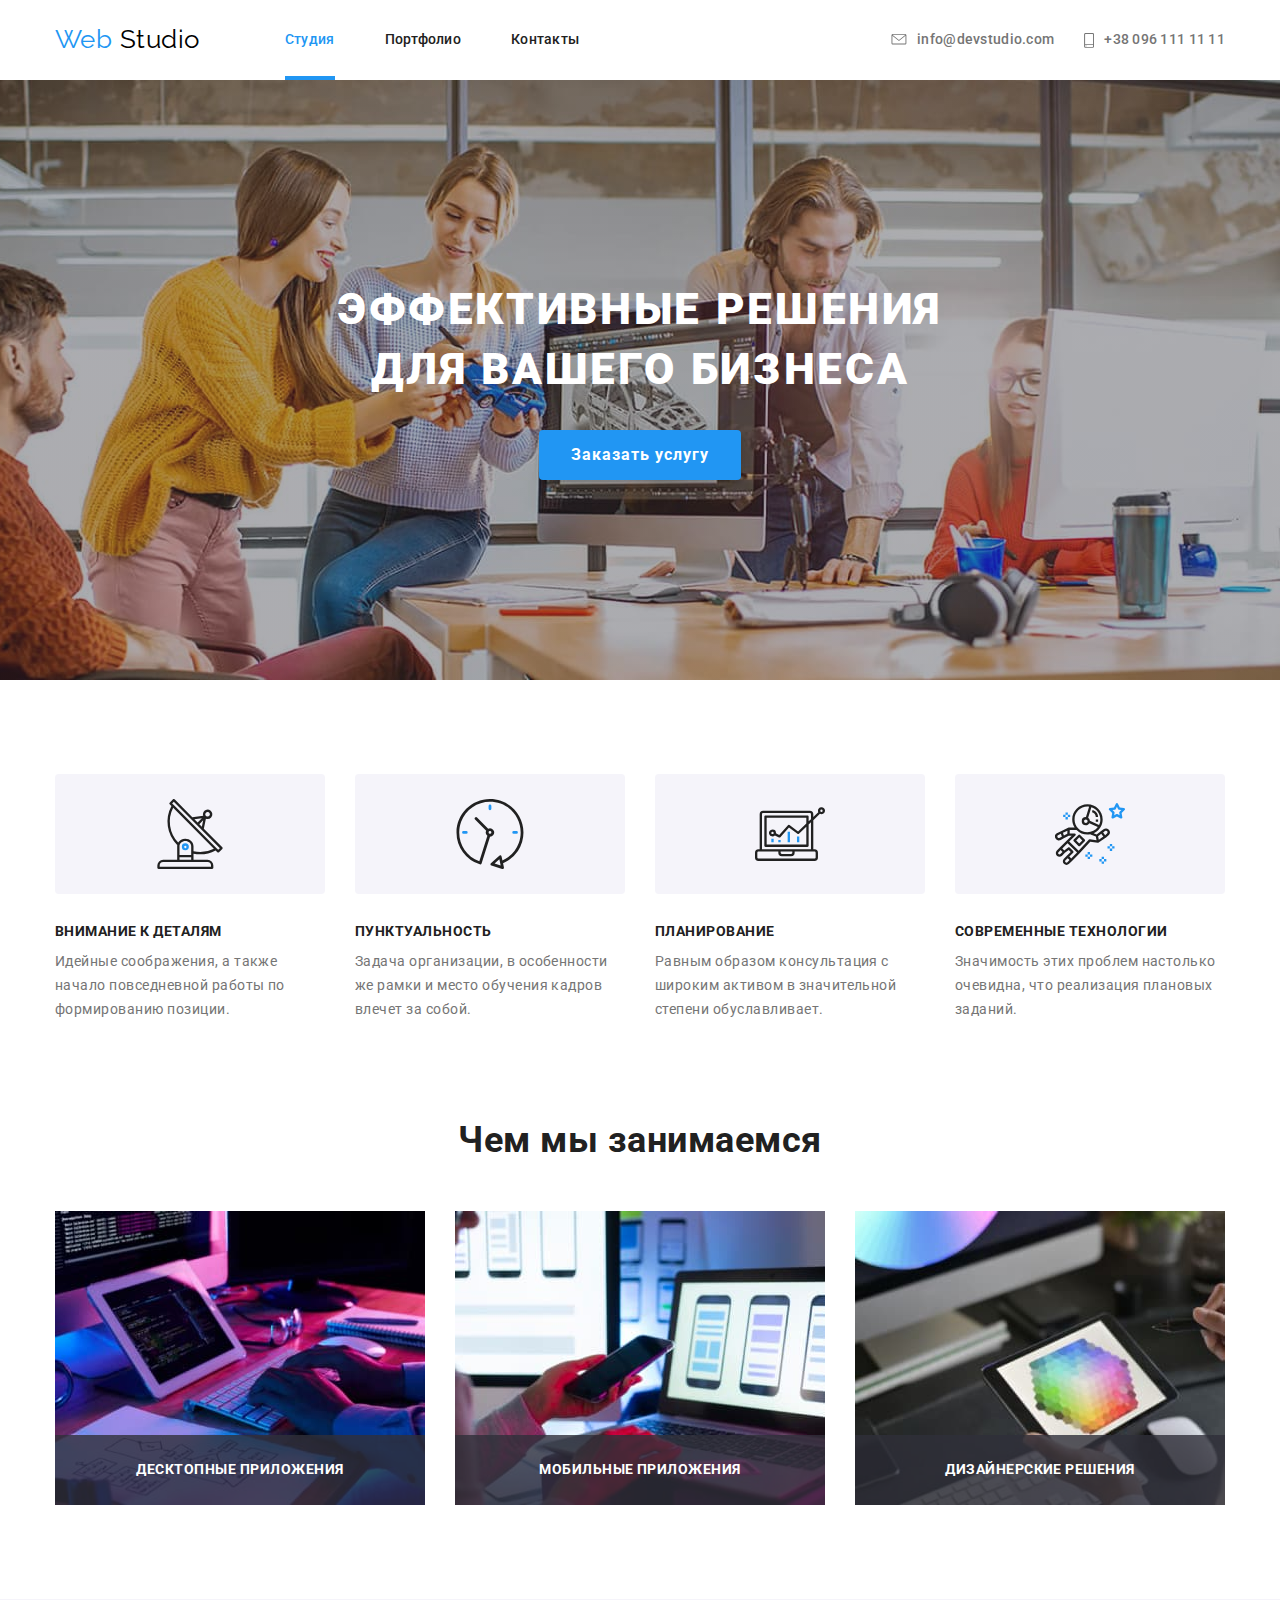
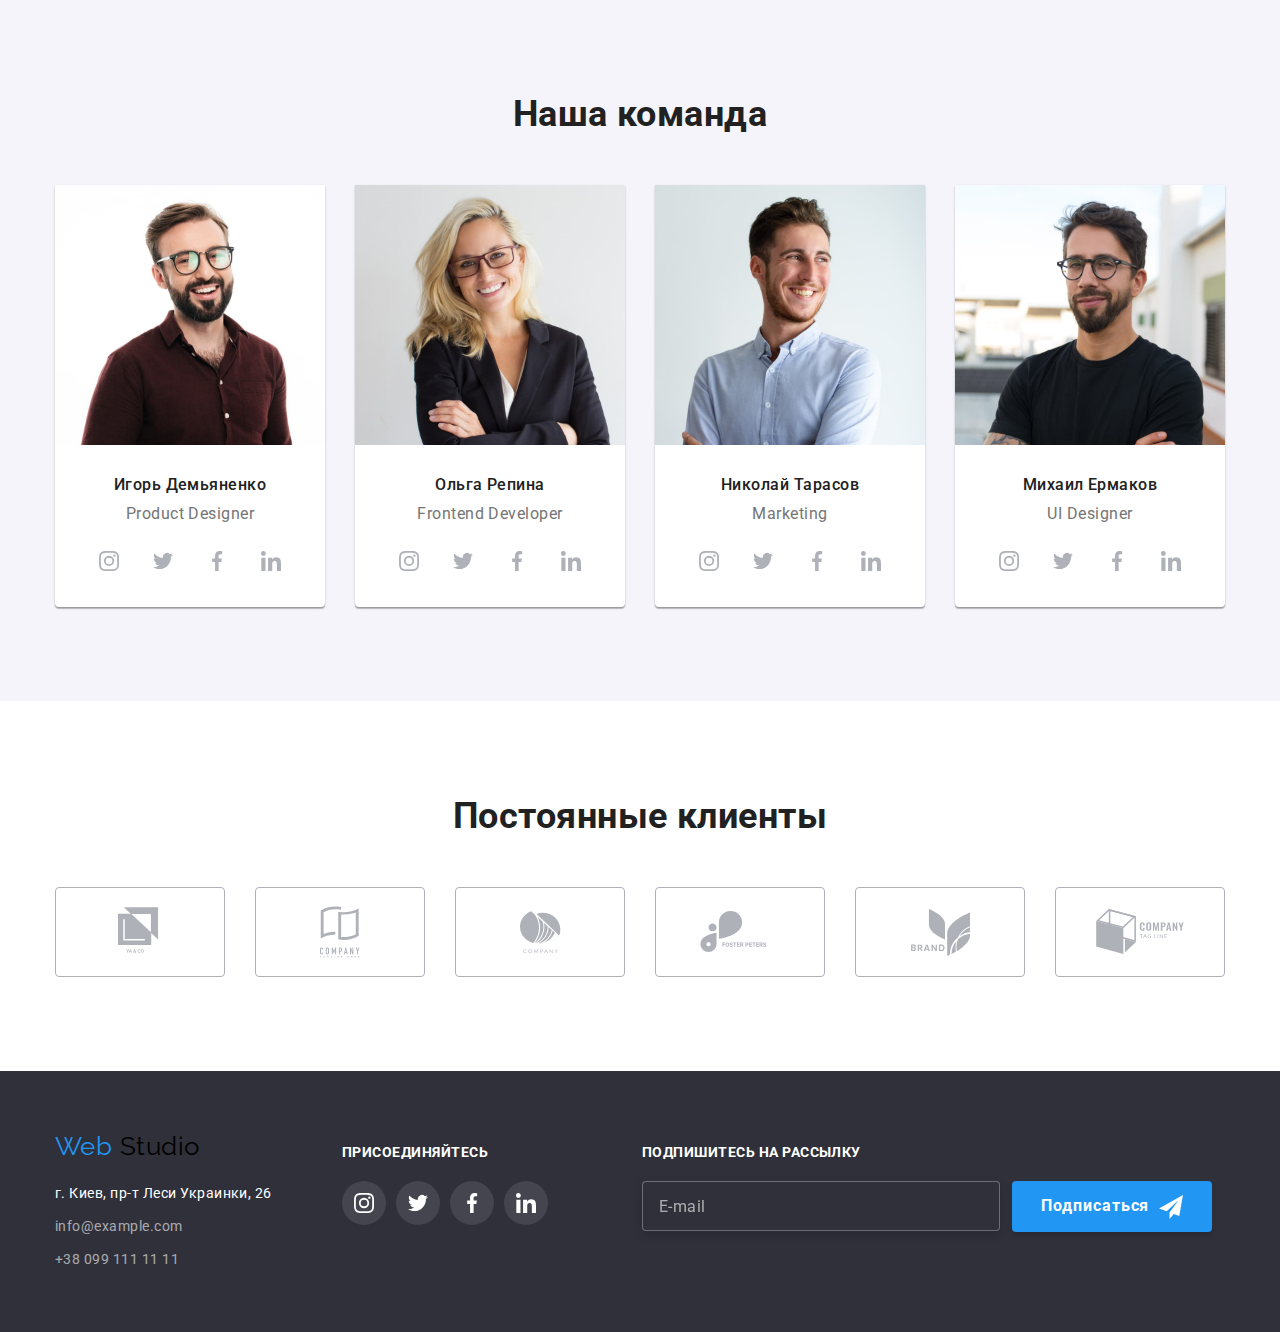
<file: index.html>
<!DOCTYPE html>
<html lang="ru">
	<head>
		<meta charset="UTF-8" />
		<meta name="viewport" content="width=device-width, initial-scale=1.0" />
		<title>Студия</title>
		<link
			href="https://fonts.googleapis.com/css2?family=Raleway:wght@700&family=Roboto:wght@400;500;700;900&display=swap"
			rel="stylesheet"
		/>
		<link rel="stylesheet" href="./css/normalize.css" />
		<link rel="stylesheet" href="./css/styles.css" />
	</head>
	<body>
		<!--Шапка сайта-->
		<header class="page-header">
			<div class="header-container">
				<nav class="navigation">
					<a href="./index.html" class="logo">
						<span class="logo-head">Web</span>
						Studio
					</a>

					<ul class="nav list">
						<li class="item"><a href="./index.html" class="nav-link current">Студия</a></li>
						<li class="item"><a href="./portfolio.html" class="nav-link">Портфолио</a></li>
						<li class="item"><a href="" class="nav-link">Контакты</a></li>
					</ul>
				</nav>
				<ul class="contact list">
					<li class="item">
						<a
							href="mailto:info@devstudio.com"
							class="link"
							target="_blank"
							rel="noopener noreferrer"
							aria-label="Ссылка на почту"
						>
							<svg class="link-icon" width="16" height="11.2">
								<use href="./images/sprite.svg#icon-envelope"></use>
							</svg>
							info@devstudio.com
						</a>
					</li>
					<li class="item">
						<a href="tel:+380961111111" class="link" target="_blank" rel="noopener noreferrer" aria-label="Позвонить">
							<svg class="link-icon" width="10" height="14.94">
								<use href="./images/sprite.svg#icon-smartphone"></use>
							</svg>
							+38 096 111 11 11
						</a>
					</li>
				</ul>
			</div>
		</header>

		<main>
			<!--Герой-->
			<section class="hero">
				<div class="hero-head">
					<h1 class="hero-title">
						Эффективные решения
						<br />
						для вашего бизнеса
					</h1>
					<button class="button" type="button" data-modal-open>Заказать услугу</button>
				</div>
			</section>

			<!--Преимущества-->
			<section class="section no-padding">
				<div class="container">
					<!--Скрытый заголовок-->
					<h2 class="section-title visually-hidden">Наши преимущества</h2>
					<ul class="feature-list list">
						<li class="feature-item icon-antenna">
							<h3 class="title">Внимание к деталям</h3>
							<p>
								Идейные соображения, а также начало повседневной работы по формированию позиции.
							</p>
						</li>
						<li class="feature-item icon-clock">
							<h3 class="title">Пунктуальность</h3>
							<p>
								Задача организации, в особенности же рамки и место обучения кадров влечет за собой.
							</p>
						</li>
						<li class="feature-item icon-diagram">
							<h3 class="title">Планирование</h3>
							<p>
								Равным образом консультация с широким активом в значительной степени обуславливает.
							</p>
						</li>
						<li class="feature-item icon-astronaut">
							<h3 class="title">Современные технологии</h3>
							<p>
								Значимость этих проблем настолько очевидна, что реализация плановых заданий.
							</p>
						</li>
					</ul>
				</div>
			</section>

			<!--Услуги-->
			<section class="section">
				<div class="container">
					<h2 class="section-title">Чем мы занимаемся</h2>
					<ul class="services-list list">
						<li class="services-item">
							<img class="block" src="./images/notebook.jpg" alt="ноутбук" width="370" height="294" />
							<h3 class="services-title">Десктопные приложения</h3>
						</li>
						<li class="services-item">
							<img class="block" src="./images/phone.jpg" alt="телефон" width="370" height="294" />
							<h3 class="services-title">Мобильные приложения</h3>
						</li>
						<li class="services-item">
							<img class="block" src="./images/monitor.jpg" alt="монитор" width="370" height="294" />
							<h3 class="services-title">Дизайнерские решения</h3>
						</li>
					</ul>
				</div>
			</section>

			<!--Персонал-->
			<section class="staff-section">
				<div class="staff-container">
					<h2 class="section-title">Наша команда</h2>
					<ul class="staff-list list">
						<li class="staff-item">
							<img class="block" src="./images/nikolay.jpg" alt="николай" width="270" height="260" />
							<h3 class="title">Игорь Демьяненко</h3>
							<p lang="en">Product Designer</p>
							<ul class="social-list list">
								<li class="social-item">
									<a
										href=""
										class="social-link"
										target="_blank"
										rel="noopener noreferrer"
										aria-label="ссылка Инстаграм"
									>
										<svg class="social-link-icon" width="20" height="20">
											<use href="./images/sprite.svg#icon-instagram"></use>
										</svg>
									</a>
								</li>
								<li class="social-item">
									<a href="" class="social-link" target="_blank" rel="noopener noreferrer" aria-label="ссылка Твиттер">
										<svg class="social-link-icon" width="20" height="20">
											<use href="./images/sprite.svg#icon-twitter"></use>
										</svg>
									</a>
								</li>
								<li class="social-item">
									<a href="" class="social-link" target="_blank" rel="noopener noreferrer" aria-label="ссылка Фейсбук">
										<svg class="social-link-icon" width="20" height="20">
											<use href="./images/sprite.svg#icon-facebook"></use>
										</svg>
									</a>
								</li>
								<li class="social-item">
									<a href="" class="social-link" target="_blank" rel="noopener noreferrer" aria-label="ссылка Линкедин">
										<svg class="social-link-icon" width="20" height="20">
											<use href="./images/sprite.svg#icon-linkedin"></use>
										</svg>
									</a>
								</li>
							</ul>
						</li>
						<li class="staff-item">
							<img class="block" src="./images/olga.jpg" alt="ольга" width="270" height="260" />
							<h3 class="title">Ольга Репина</h3>
							<p lang="en">Frontend Developer</p>
							<ul class="social-list list">
								<li class="social-item">
									<a
										href=""
										class="social-link"
										target="_blank"
										rel="noopener noreferrer"
										aria-label="ссылка Инстаграм"
									>
										<svg class="social-link-icon" width="20" height="20">
											<use href="./images/sprite.svg#icon-instagram"></use>
										</svg>
									</a>
								</li>
								<li class="social-item">
									<a href="" class="social-link" target="_blank" rel="noopener noreferrer" aria-label="ссылка Твиттер">
										<svg class="social-link-icon" width="20" height="20">
											<use href="./images/sprite.svg#icon-twitter"></use>
										</svg>
									</a>
								</li>
								<li class="social-item">
									<a href="" class="social-link" target="_blank" rel="noopener noreferrer" aria-label="ссылка Фейсбук">
										<svg class="social-link-icon" width="20" height="20">
											<use href="./images/sprite.svg#icon-facebook"></use>
										</svg>
									</a>
								</li>
								<li class="social-item">
									<a href="" class="social-link" target="_blank" rel="noopener noreferrer" aria-label="ссылка Линкедин">
										<svg class="social-link-icon" width="20" height="20">
											<use href="./images/sprite.svg#icon-linkedin"></use>
										</svg>
									</a>
								</li>
							</ul>
						</li>
						<li class="staff-item">
							<img class="block" src="./images/andrey.jpg" alt="андрей" width="270" height="260" />
							<h3 class="title">Николай Тарасов</h3>
							<p lang="en">Marketing</p>
							<ul class="social-list list">
								<li class="social-item">
									<a
										href=""
										class="social-link"
										target="_blank"
										rel="noopener noreferrer"
										aria-label="ссылка Инстаграм"
									>
										<svg class="social-link-icon" width="20" height="20">
											<use href="./images/sprite.svg#icon-instagram"></use>
										</svg>
									</a>
								</li>
								<li class="social-item">
									<a href="" class="social-link" target="_blank" rel="noopener noreferrer" aria-label="ссылка Твиттер">
										<svg class="social-link-icon" width="20" height="20">
											<use href="./images/sprite.svg#icon-twitter"></use>
										</svg>
									</a>
								</li>
								<li class="social-item">
									<a href="" class="social-link" target="_blank" rel="noopener noreferrer" aria-label="ссылка Фейсбук">
										<svg class="social-link-icon" width="20" height="20">
											<use href="./images/sprite.svg#icon-facebook"></use>
										</svg>
									</a>
								</li>
								<li class="social-item">
									<a href="" class="social-link" target="_blank" rel="noopener noreferrer" aria-label="ссылка Линкедин">
										<svg class="social-link-icon" width="20" height="20">
											<use href="./images/sprite.svg#icon-linkedin"></use>
										</svg>
									</a>
								</li>
							</ul>
						</li>
						<li class="staff-item">
							<img class="block" src="./images/ivan.jpg" alt="иван" width="270" height="260" />
							<h3 class="title">Михаил Ермаков</h3>
							<p lang="en">UI Designer</p>
							<ul class="social-list list">
								<li class="social-item">
									<a
										href=""
										class="social-link"
										target="_blank"
										rel="noopener noreferrer"
										aria-label="ссылка Инстаграм"
									>
										<svg class="social-link-icon" width="20" height="20">
											<use href="./images/sprite.svg#icon-instagram"></use>
										</svg>
									</a>
								</li>
								<li class="social-item">
									<a href="" class="social-link" target="_blank" rel="noopener noreferrer" aria-label="ссылка Твиттер">
										<svg class="social-link-icon" width="20" height="20">
											<use href="./images/sprite.svg#icon-twitter"></use>
										</svg>
									</a>
								</li>
								<li class="social-item">
									<a href="" class="social-link" target="_blank" rel="noopener noreferrer" aria-label="ссылка Фейсбук">
										<svg class="social-link-icon" width="20" height="20">
											<use href="./images/sprite.svg#icon-facebook"></use>
										</svg>
									</a>
								</li>
								<li class="social-item">
									<a href="" class="social-link" target="_blank" rel="noopener noreferrer" aria-label="ссылка Линкедин">
										<svg class="social-link-icon" width="20" height="20">
											<use href="./images/sprite.svg#icon-linkedin"></use>
										</svg>
									</a>
								</li>
							</ul>
						</li>
					</ul>
				</div>
			</section>

			<!--Клиенты-->
			<section class="section">
				<div class="container">
					<h2 class="section-title">Постоянные клиенты</h2>
					<ul class="clients-list list">
						<li class="clients-item">
							<a
								href=""
								class="clients-link"
								target="_blank"
								rel="noopener noreferrer"
								aria-label="ссылка на компанию1"
							>
								<svg class="clients-icon" width="44.27" height="49.23">
									<use href="./images/sprite.svg#icon-logo1"></use>
								</svg>
							</a>
						</li>
						<li class="clients-item">
							<a
								href=""
								class="clients-link"
								target="_blank"
								rel="noopener noreferrer"
								aria-label="ссылка на компанию2"
							>
								<svg class="clients-icon" width="40" height="52">
									<use href="./images/sprite.svg#icon-logo2"></use>
								</svg>
							</a>
						</li>
						<li class="clients-item">
							<a
								href=""
								class="clients-link"
								target="_blank"
								rel="noopener noreferrer"
								aria-label="ссылка на компанию3"
							>
								<svg class="clients-icon" width="41" height="42.6">
									<use href="./images/sprite.svg#icon-logo3"></use>
								</svg>
							</a>
						</li>
						<li class="clients-item">
							<a
								href=""
								class="clients-link"
								target="_blank"
								rel="noopener noreferrer"
								aria-label="ссылка на компанию4"
							>
								<svg class="clients-icon" width="79.66" height="42.02">
									<use href="./images/sprite.svg#icon-logo4"></use>
								</svg>
							</a>
						</li>
						<li class="clients-item">
							<a
								href=""
								class="clients-link"
								target="_blank"
								rel="noopener noreferrer"
								aria-label="ссылка на компанию5"
							>
								<svg class="clients-icon" width="59" height="47">
									<use href="./images/sprite.svg#icon-logo5"></use>
								</svg>
							</a>
						</li>
						<li class="clients-item">
							<a
								href=""
								class="clients-link"
								target="_blank"
								rel="noopener noreferrer"
								aria-label="ссылка на компанию6"
							>
								<svg class="clients-icon" width="88.48" height="45.44">
									<use href="./images/sprite.svg#icon-logo6"></use>
								</svg>
							</a>
						</li>
					</ul>
				</div>
			</section>
		</main>

		<!--Футер-->
		<footer class="footer">
			<div class="footer-container">
				<div class="info-container">
					<div class="logotype">
						<a href="./index.html" class="footer-logo">
							<span class="logo-head">Web</span>
							Studio
						</a>
					</div>
					<div class="address-container">
						<address class="address">
							<ul class="address-list list">
								<li class="address-item">
									<a href="https://goo.gl/maps/Vzsx6Xo2bajYZ1BS9" class="office">г. Киев, пр-т Леси Украинки, 26</a>
								</li>
								<li class="address-item">
									<a href="mailto:info@example.com" class="connection">info@example.com</a>
								</li>
								<li class="address-item">
									<a href="tel:+380991111111" class="connection">+38 099 111 11 11</a>
								</li>
							</ul>
						</address>
					</div>
				</div>
				<div class="social-container">
					<b class="act">присоединяйтесь</b>
					<ul class="footer-soclist list">
						<li class="footersocial-item">
							<a href="" class="footer-social" target="_blank" rel="noopener noreferrer" aria-label="ссылка Инстаграм">
								<svg class="footer-link-icon" width="20" height="20">
									<use href="./images/sprite.svg#icon-instagram2"></use>
								</svg>
							</a>
						</li>
						<li class="footersocial-item">
							<a href="" class="footer-social" target="_blank" rel="noopener noreferrer" aria-label="ссылка Твиттер">
								<svg class="footer-link-icon" width="20" height="20">
									<use href="./images/sprite.svg#icon-twitter2"></use>
								</svg>
							</a>
						</li>
						<li class="footersocial-item">
							<a href="" class="footer-social" target="_blank" rel="noopener noreferrer" aria-label="ссылка Фейсбук">
								<svg class="footer-link-icon" width="20" height="20">
									<use href="./images/sprite.svg#icon-facebook2"></use>
								</svg>
							</a>
						</li>
						<li class="footersocial-item">
							<a href="" class="footer-social" target="_blank" rel="noopener noreferrer" aria-label="ссылка Линкедин">
								<svg class="footer-link-icon" width="20" height="20">
									<use href="./images/sprite.svg#icon-linkedin2"></use>
								</svg>
							</a>
						</li>
					</ul>
				</div>
				<div class="act-container">
					<b class="act">Подпишитесь на рассылку</b>
					<div class="activation">
						<form class="footerform js-speaker-form" autocomplete="off">
							<input type="email" name="footer" placeholder="E-mail" />
							<button class="footer-button" type="submit">
								<span class="footerbtn-text">Подписаться</span>
								<svg class="icon-telegram" width="24" height="24">
									<use href="./images/sprite.svg#icon-telegram"></use>
								</svg>
							</button>
						</form>
					</div>
				</div>
			</div>
		</footer>

		<!--Модальное окно-->

		<div class="backdrop is-hidden" data-modal>
			<div class="modal">
				<button class="button-close" type="button" data-modal-close>
					<svg class="button-close-icon" width="11" height="11">
						<use href="./images/sprite.svg#icon-close"></use>
					</svg>
				</button>

				<!--Форма в модальном окне-->

				<form class="form js-speaker-form" autocomplete="off">
					<div class="form-header">
						<b>Оставьте свои данные, мы вам перезвоним</b>
					</div>
					<div class="form-field">
						<label for="name">Имя</label>
						<div class="input-container">
							<input type="text" name="name" id="name" placeholder=" " autofocus />
							<svg class="form-icon" width="18" height="18">
								<use href="./images/sprite.svg#icon-name"></use>
							</svg>
						</div>
					</div>
					<div class="form-field">
						<label for="tel">Телефон</label>
						<div class="input-container">
							<input type="tel" name="tel" id="tel" placeholder=" " />
							<svg class="form-icon" width="18" height="18">
								<use href="./images/sprite.svg#icon-telephone"></use>
							</svg>
						</div>
					</div>

					<div class="form-field">
						<label for="mail">Почта</label>
						<div class="input-container">
							<input type="email" name="mail" id="mail" placeholder=" " />
							<svg class="form-icon" width="18" height="18">
								<use href="./images/sprite.svg#icon-mail"></use>
							</svg>
						</div>
					</div>
					<div class="form-comment">
						<label for="comment">Оставьте коментарий</label>
						<textarea class="comment" name="comment" id="comment" placeholder="Введите текст"></textarea>
					</div>
					<label class="form-checkbox" for="policy">
						<input class="hidden-icon" type="checkbox" name="policy" id="policy" />
						<svg class="checkbox-icon" width="16" height="15">
							<use href="./images/sprite.svg#icon-license"></use>
						</svg>
						<!--<span class="checkbox-icon"></span>-->
						Соглашаюсь с рассылкой и принимаю
						<a href="" class="contract">Условия договора</a>
					</label>
					<button class="form-button" type="submit">Отправить</button>
				</form>
			</div>
		</div>
		<script src="./js/modal.js"></script>

		<!--Форма-->
		<script>
			;(() => {
				document.querySelector(".js-speaker-form").addEventListener("submit", e => {
					e.preventDefault()

					new FormData(e.currentTarget).forEach((value, name) => console.log(`${name}: ${value}`))

					e.currentTarget.reset()
				})
			})()
		</script>
	</body>
</html>
</file>
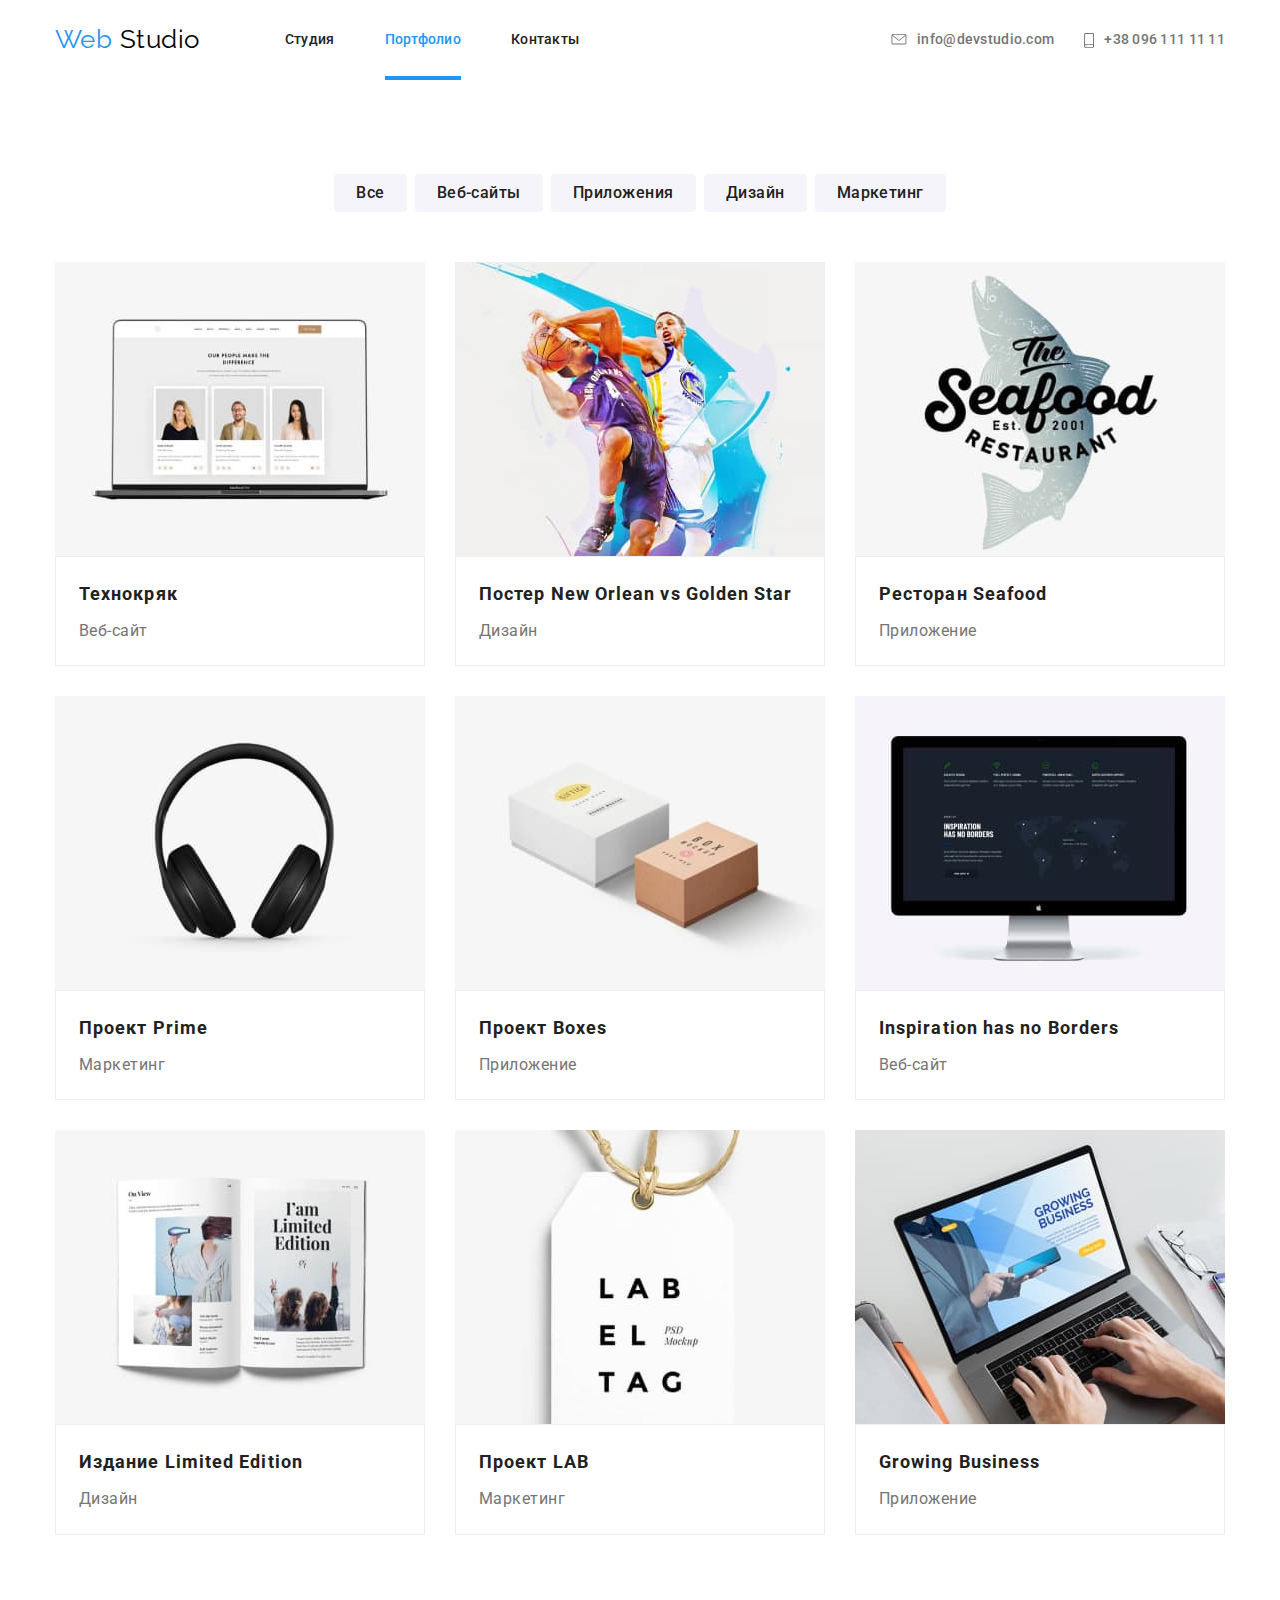
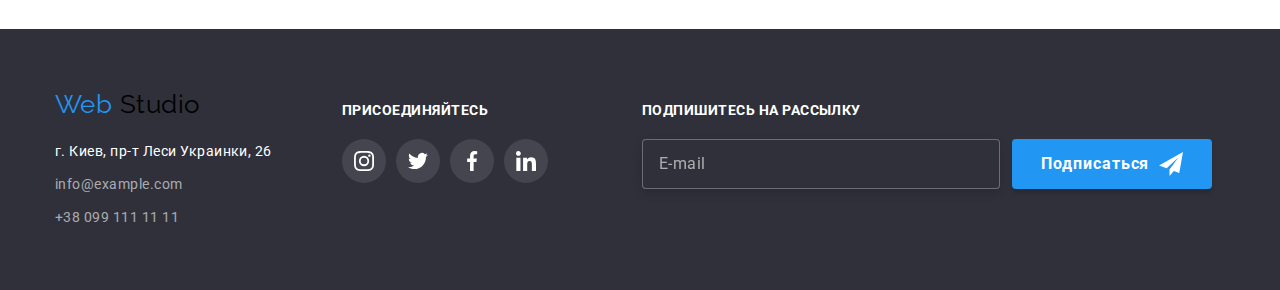
<file: portfolio.html>
<!DOCTYPE html>
<html lang="ru">
	<head>
		<meta charset="UTF-8" />
		<meta name="viewport" content="width=device-width, initial-scale=1.0" />
		<title>Портфолио</title>
		<link
			href="https://fonts.googleapis.com/css2?family=Raleway:wght@700&family=Roboto:wght@400;500;700;900&display=swap"
			rel="stylesheet"
		/>
		<link rel="stylesheet" href="./css/normalize.css" />
		<link rel="stylesheet" href="./css/styles.css" />
	</head>

	<body>
		<!--Шапка сайта-->
		<header class="page-header">
			<div class="header-container">
				<nav class="navigation">
					<a href="./index.html" class="logo">
						<span class="logo-head">Web</span>
						Studio
					</a>

					<ul class="nav list">
						<li class="item"><a href="./index.html" class="nav-link">Студия</a></li>
						<li class="item"><a href="./portfolio.html" class="nav-link current">Портфолио</a></li>
						<li class="item"><a href="" class="nav-link">Контакты</a></li>
					</ul>
				</nav>
				<ul class="contact list">
					<li class="item">
						<a
							href="mailto:info@devstudio.com"
							class="link"
							target="_blank"
							rel="noopener noreferrer"
							aria-label="Ссылка на почту"
						>
							<svg class="link-icon" width="16" height="11.2">
								<use href="./images/sprite.svg#icon-envelope"></use>
							</svg>
							info@devstudio.com
						</a>
					</li>
					<li class="item">
						<a href="tel:+380961111111" class="link" target="_blank" rel="noopener noreferrer" aria-label="Позвонить">
							<svg class="link-icon" width="10" height="14.94">
								<use href="./images/sprite.svg#icon-smartphone"></use>
							</svg>
							+38 096 111 11 11
						</a>
					</li>
				</ul>
			</div>
		</header>

		<main>
			<!--Портфолио-->
			<section class="section">
				<div class="container">
					<!--Скрытый заголовок-->
					<h1 class="visually-hidden">Портфолио</h1>
					<ul class="button-list list">
						<li class="item">
							<button class="portfolio-button" type="button">Все</button>
						</li>
						<li class="item">
							<button class="portfolio-button" type="button">Веб-сайты</button>
						</li>
						<li class="item">
							<button class="portfolio-button" type="button">Приложения</button>
						</li>
						<li class="item">
							<button class="portfolio-button" type="button">Дизайн</button>
						</li>
						<li class="item">
							<button class="portfolio-button" type="button">Маркетинг</button>
						</li>
					</ul>
					<ul class="flex-container list">
						<li class="flex-element">
							<div class="product-container">
								<a href="" class="portfolio-link">
									<div class="product-thumb">
										<img class="block" src="./images/technokryak.jpg" alt="технокряк" width="370" height="294" />
										<div class="product-hover">
											<!--Текст ховера-->
											<p class="description">
												Технокряк это современная площадка распространения коронавируса. Компании используют эту
												платформу для цифрового шпионажа и атак на защищённые сервера конкурентов.
											</p>
										</div>
									</div>
									<div class="portfolio-head">
										<h2 class="portfolio-title">Технокряк</h2>
										<p class="project">Веб-сайт</p>
									</div>
								</a>
							</div>
						</li>

						<li class="flex-element">
							<div class="product-container">
								<a href="" class="portfolio-link">
									<div class="product-thumb">
										<img class="block" src="./images/poster.jpg" alt="постер" width="370" height="294" />
										<div class="product-hover">
											<!--Текст ховера-->
											<p class="description">
												Технокряк это современная площадка распространения коронавируса. Компании используют эту
												платформу для цифрового шпионажа и атак на защищённые сервера конкурентов.
											</p>
										</div>
									</div>
									<div class="portfolio-head">
										<h2 class="portfolio-title">
											Постер
											<span lang="en">New Orlean vs Golden Star</span>
										</h2>
										<p class="project">Дизайн</p>
									</div>
								</a>
							</div>
						</li>

						<li class="flex-element">
							<div class="product-container">
								<a href="" class="portfolio-link">
									<div class="product-thumb">
										<img class="block" src="./images/restaurant.jpg" alt="ресторан" width="370" height="294" />
										<div class="product-hover">
											<!--Текст ховера-->
											<p class="description">
												Технокряк это современная площадка распространения коронавируса. Компании используют эту
												платформу для цифрового шпионажа и атак на защищённые сервера конкурентов.
											</p>
										</div>
									</div>
									<div class="portfolio-head">
										<h2 class="portfolio-title">
											Ресторан
											<span lang="en">Seafood</span>
										</h2>
										<p class="project">Приложение</p>
									</div>
								</a>
							</div>
						</li>

						<li class="flex-element">
							<div class="product-container">
								<a href="" class="portfolio-link">
									<div class="product-thumb">
										<img class="block" src="./images/prime.jpg" alt="прайм" width="370" height="294" />
										<div class="product-hover">
											<!--Текст ховера-->
											<p class="description">
												Технокряк это современная площадка распространения коронавируса. Компании используют эту
												платформу для цифрового шпионажа и атак на защищённые сервера конкурентов.
											</p>
										</div>
									</div>
									<div class="portfolio-head">
										<h2 class="portfolio-title">
											Проект
											<span lang="en">Prime</span>
										</h2>
										<p class="project">Маркетинг</p>
									</div>
								</a>
							</div>
						</li>

						<li class="flex-element">
							<div class="product-container">
								<a href="" class="portfolio-link">
									<div class="product-thumb">
										<img class="block" src="./images/boxes.jpg" alt="коробки" width="370" height="294" />
										<div class="product-hover">
											<!--Текст ховера-->
											<p class="description">
												Технокряк это современная площадка распространения коронавируса. Компании используют эту
												платформу для цифрового шпионажа и атак на защищённые сервера конкурентов.
											</p>
										</div>
									</div>
									<div class="portfolio-head">
										<h2 class="portfolio-title">
											Проект
											<span lang="en">Boxes</span>
										</h2>
										<p class="project">Приложение</p>
									</div>
								</a>
							</div>
						</li>

						<li class="flex-element">
							<div class="product-container">
								<a href="" class="portfolio-link">
									<div class="product-thumb">
										<img class="block" src="./images/inspiration.jpg" alt="вдохновение" width="370" height="294" />
										<div class="product-hover">
											<!--Текст ховера-->
											<p class="description">
												Технокряк это современная площадка распространения коронавируса. Компании используют эту
												платформу для цифрового шпионажа и атак на защищённые сервера конкурентов.
											</p>
										</div>
									</div>
									<div class="portfolio-head">
										<h2 class="portfolio-title" lang="en">Inspiration has no Borders</h2>
										<p class="project">Веб-сайт</p>
									</div>
								</a>
							</div>
						</li>

						<li class="flex-element">
							<div class="product-container">
								<a href="" class="portfolio-link">
									<div class="product-thumb">
										<img class="block" src="./images/book.jpg" alt="издание" width="370" height="294" />
										<div class="product-hover">
											<!--Текст ховера-->
											<p class="description">
												Технокряк это современная площадка распространения коронавируса. Компании используют эту
												платформу для цифрового шпионажа и атак на защищённые сервера конкурентов.
											</p>
										</div>
									</div>
									<div class="portfolio-head">
										<h2 class="portfolio-title">
											Издание
											<span lang="en">Limited Edition</span>
										</h2>
										<p class="project">Дизайн</p>
									</div>
								</a>
							</div>
						</li>

						<li class="flex-element">
							<div class="product-container">
								<a href="" class="portfolio-link">
									<div class="product-thumb">
										<img class="block" src="./images/lab.jpg" alt="лаб" width="370" height="294" />
										<div class="product-hover">
											<!--Текст ховера-->
											<p class="description">
												Технокряк это современная площадка распространения коронавируса. Компании используют эту
												платформу для цифрового шпионажа и атак на защищённые сервера конкурентов.
											</p>
										</div>
									</div>
									<div class="portfolio-head">
										<h2 class="portfolio-title">
											Проект
											<span lang="en">LAB</span>
										</h2>
										<p class="project">Маркетинг</p>
									</div>
								</a>
							</div>
						</li>

						<li class="flex-element">
							<div class="product-container">
								<a href="" class="portfolio-link">
									<div class="product-thumb">
										<img class="block" src="./images/business.jpg" alt="бизнес" width="370" height="294" />
										<div class="product-hover">
											<!--Текст ховера-->
											<p class="description">
												Технокряк это современная площадка распространения коронавируса. Компании используют эту
												платформу для цифрового шпионажа и атак на защищённые сервера конкурентов.
											</p>
										</div>
									</div>
									<div class="portfolio-head">
										<h2 class="portfolio-title" lang="en">Growing Business</h2>
										<p class="project">Приложение</p>
									</div>
								</a>
							</div>
						</li>
					</ul>
				</div>
			</section>
		</main>

		<!--Футер-->
		<footer class="footer">
			<div class="footer-container">
				<div class="info-container">
					<div class="logotype">
						<a href="./index.html" class="footer-logo">
							<span class="logo-head">Web</span>
							Studio
						</a>
					</div>
					<div class="address-container">
						<address class="address">
							<ul class="address-list list">
								<li class="address-item">
									<a href="https://goo.gl/maps/Vzsx6Xo2bajYZ1BS9" class="office">г. Киев, пр-т Леси Украинки, 26</a>
								</li>
								<li class="address-item">
									<a href="mailto:info@example.com" class="connection">info@example.com</a>
								</li>
								<li class="address-item">
									<a href="tel:+380991111111" class="connection">+38 099 111 11 11</a>
								</li>
							</ul>
						</address>
					</div>
				</div>
				<div class="social-container">
					<b class="act">присоединяйтесь</b>
					<ul class="footer-soclist list">
						<li class="footersocial-item">
							<a href="" class="footer-social" target="_blank" rel="noopener noreferrer" aria-label="ссылка Инстаграм">
								<svg class="footer-link-icon" width="20" height="20">
									<use href="./images/sprite.svg#icon-instagram2"></use>
								</svg>
							</a>
						</li>
						<li class="footersocial-item">
							<a href="" class="footer-social" target="_blank" rel="noopener noreferrer" aria-label="ссылка Твиттер">
								<svg class="footer-link-icon" width="20" height="20">
									<use href="./images/sprite.svg#icon-twitter2"></use>
								</svg>
							</a>
						</li>
						<li class="footersocial-item">
							<a href="" class="footer-social" target="_blank" rel="noopener noreferrer" aria-label="ссылка Фейсбук">
								<svg class="footer-link-icon" width="20" height="20">
									<use href="./images/sprite.svg#icon-facebook2"></use>
								</svg>
							</a>
						</li>
						<li class="footersocial-item">
							<a href="" class="footer-social" target="_blank" rel="noopener noreferrer" aria-label="ссылка Линкедин">
								<svg class="footer-link-icon" width="20" height="20">
									<use href="./images/sprite.svg#icon-linkedin2"></use>
								</svg>
							</a>
						</li>
					</ul>
				</div>
				<div class="act-container">
					<b class="act">Подпишитесь на рассылку</b>
					<div class="activation">
						<form class="footerform js-speaker-form" autocomplete="off">
							<input type="email" name="footer" placeholder="E-mail" />
							<button class="footer-button" type="submit">
								<span class="footerbtn-text">Подписаться</span>
								<svg class="icon-telegram" width="24" height="24">
									<use href="./images/sprite.svg#icon-telegram"></use>
								</svg>
							</button>
						</form>
					</div>
				</div>
			</div>
		</footer>
	</body>
</html>
</file>
<file: css/styles.css>
/*Палитра*/
/* цвет основного текста #757575 */
/* вторичный цвет текста #212121 */
/* черный #000000 */
/* белый  #FFFFFF */
/* акцент #2196F3 */
/* вторичный цвет фона #F5F4FA */

:root {
	--primary-text-color: #757575;
	--title-text-color: #212121;
	--accent-color: #2196f3;
	--primary-white-color: #ffffff;
	--secondary-white-color: #f5f4fa;
	--cubic-bezier-time: 250ms;
}

html {
	box-sizing: border-box;
}

*,
*::before,
*::after {
	box-sizing: inherit;
}

/*Remove outline on the forms and links*/
/*
:hover,
:focus {
	outline: 0;
	outline-offset: 0;
}*/

/*Устанавливает цвет аутлайна*/

:hover,
:focus {
	outline-color: var(--accent-color);
}

.visually-hidden {
	position: absolute !important;
	clip: rect(1px 1px 1px 1px);
	/* IE6, IE7 */
	clip: rect(1px, 1px, 1px, 1px);
	padding: 0 !important;
	border: 0 !important;
	height: 1px !important;
	width: 1px !important;
	overflow: hidden;
}

* {
	box-sizing: border-box;
}

/*img {
	display: block;
	max-width: 100%;
	height: auto;
}*/

body {
	background-color: var(--primary-white-color);
	color: var(--primary-text-color);

	font-family: Roboto, sans-serif;
	letter-spacing: 0.03em;
}

.list {
	padding: 0;
	margin: 0;
	list-style: none;
}

.block {
	display: block;
}

/*Шапка сайта*/

.page-header {
	background-color: var(--primary-white-color);
}

.header-container {
	display: flex;
	align-items: center;

	background-color: var(--primary-white-color);
	margin-left: auto;
	margin-right: auto;
	width: 1200px;
	padding-left: 15px;
	padding-right: 15px;
	/*outline: 2px solid tomato;*/
}

.container {
	background-color: var(--primary-white-color);
	margin-left: auto;
	margin-right: auto;
	width: 1200px;
	padding-left: 15px;
	padding-right: 15px;
	/*outline: 2px solid tomato;*/
}

/*Логотип*/

.navigation {
	display: flex;
}

.logo {
	display: block;
	padding-top: 24px;
	padding-bottom: 25px;

	color: #000000;
	font-family: Raleway, sans-serif;
	font-size: 26px;
	line-height: 1.2;
	text-decoration: none;
}

.logo-head {
	color: var(--accent-color);
}

/*Навигация*/

.nav {
	display: flex;
	margin-left: 85px;
}

.nav .item {
	margin-right: 50px;
	/*background-color: tomato;*/
}

.nav .item:last-child {
	margin-right: 0;
}

.nav .nav-link {
	display: block;
	padding-top: 32px;
	padding-bottom: 32px;

	color: var(--title-text-color);
	font-style: normal;
	font-weight: 500;
	font-size: 14px;
	line-height: 1.14;
	letter-spacing: 0.02em;
	text-decoration: none;

	transition: color var(--cubic-bezier-time) cubic-bezier(0.4, 0, 0.2, 1);
}

.nav .nav-link:hover,
.nav .nav-link:focus {
	color: var(--accent-color);
}

.nav .nav-link.current {
	position: relative;
	color: var(--accent-color);
}

.nav .nav-link.current:after {
	content: " ";
	position: absolute;
	width: 100%;
	height: 4px;
	top: 76px;
	left: 0;
	background-color: var(--accent-color);
}

.contact {
	display: flex;
	margin-left: auto;
}

.contact .item {
	margin-right: 30px;
	/*background-color: teal;*/
}

.contact .item:last-child {
	margin-right: 0;
}

.item {
	display: inline-flex;
	justify-content: center;
	align-items: center;

	transition: all var(--cubic-bezier-time) cubic-bezier(0.4, 0, 0.2, 1);
}

.item:hover,
.item:focus {
	--color2: var(--accent-color);
}

.link-icon {
	display: flex;
	justify-content: center;
	align-items: center;
	margin-right: 10px;

	transition: all var(--cubic-bezier-time) cubic-bezier(0.4, 0, 0.2, 1);
}

.link-icon:hover,
.link-icon:focus {
	--color2: var(--accent-color);
}

.contact .link {
	display: flex;
	justify-content: center;
	align-items: center;
	padding-top: 32px;
	padding-bottom: 32px;

	color: var(--primary-text-color);
	font-style: normal;
	font-weight: 500;
	font-size: 14px;
	line-height: 1.14;
	letter-spacing: 0.02em;
	text-decoration: none;

	transition: all var(--cubic-bezier-time) cubic-bezier(0.4, 0, 0.2, 1);
}

.contact .link:hover,
.contact .link:focus {
	color: var(--accent-color);
	--color2: var(--accent-color);
}

/*СТУДИЯ*/

/*Герой*/

.hero {
	max-width: 1600px;
	height: 600px;
	margin-left: auto;
	margin-right: auto;
	/*outline: 1px solid black;*/
	background-color: #c4c4c4;
	background-image: linear-gradient(to right, rgba(47, 48, 58, 0.4), rgba(47, 48, 58, 0.4)), url(../images/Header.jpg);

	background-repeat: no-repeat;
	background-position: center;
	background-size: cover;

	padding-top: 200px;
	/*padding-right: auto;*/
	padding-bottom: 200px;
	/*padding-left: auto;*/
	text-align: center;
}

.hero-title {
	margin-top: 0;
	margin-bottom: 30px;

	color: var(--primary-white-color);
	/*временный цвет фона для видимости заголовка
	background-color: rgba(47, 48, 58, 0.8);*/
	font-style: normal;
	font-weight: 900;
	font-size: 44px;
	line-height: 1.36;
	letter-spacing: 0.06em;
	text-transform: uppercase;
}

/*Остальной main*/

/*Section*/

.section {
	padding-top: 94px;
	padding-bottom: 94px;
}

.section.no-padding {
	padding-top: 94px;
	padding-bottom: 0;
}

.section-title {
	margin-top: 0;
	margin-bottom: 50px;
	color: var(--title-text-color);
	font-style: normal;
	font-weight: 700;
	font-size: 36px;
	line-height: 1.17;
	text-align: center;
}

.section-title.centered {
	text-align: center;
}

/*Преимущества*/

.feature-list {
	display: flex;
	justify-content: space-between;

	font-style: normal;
	font-weight: 400;
	font-size: 14px;
	line-height: 1.71;
}

.feature-item {
	width: 270px;
	height: 251px;
	text-align: center;
}

.feature-item::before {
	content: "";
	height: 120px;
	display: block;
	background-size: 70px;
	background-repeat: no-repeat;
	background-position: center;
	background-color: var(--secondary-white-color);
	border-radius: 4px;
	/*outline: 1px solid tomato;*/
}

.icon-antenna::before {
	background-image: url(../images/antenna1.svg);
}

.icon-clock::before {
	background-image: url(../images/clock1.svg);
}

.icon-diagram::before {
	background-image: url(../images/diagram1.svg);
}

.icon-astronaut::before {
	background-image: url(../images/astronaut1.svg);
}

.feature-list .title {
	margin-top: 30px;
	margin-bottom: 10px;
	text-align: start;

	color: var(--title-text-color);
	font-style: normal;
	font-weight: 700;
	font-size: 14px;
	line-height: 1.14;
	text-transform: uppercase;
}

.feature-list p {
	text-align: start;
	margin-top: 0;
	margin-bottom: 0px;
}

/*Услуги*/

.services-list .services-title {
	color: var(--primary-white-color);
	/*временный цвет фона для видимости заголовка*/
	background-color: rgba(47, 48, 58, 0.8);
	font-style: normal;
	font-weight: 700;
	font-size: 14px;
	line-height: 1.14;
	text-align: center;
	text-transform: uppercase;
}

.services-list {
	display: flex;
	justify-content: space-between;
}

.services-item {
	position: relative;
	width: 370px;
}

.services-title {
	position: absolute;
	display: flex;
	align-items: center;
	justify-content: center;
	left: 0;
	bottom: 0;
	width: 100%;
	height: 70px;

	margin-top: 0;
	margin-bottom: 0;
}

/*Персонал*/

.staff-section {
	padding-top: 94px;
	padding-bottom: 94px;
	background-color: var(--secondary-white-color);
}

.staff-container {
	background-color: var(--secondary-white-color);
	margin-left: auto;
	margin-right: auto;
	width: 1200px;
	padding-left: 15px;
	padding-right: 15px;
	/*outline: 2px solid tomato;*/
}

.staff-list {
	display: flex;
	justify-content: space-between;
}

.staff-item {
	display: block;
	width: 270px;

	background-color: var(--primary-white-color);
	box-shadow: 0px 2px 1px rgba(0, 0, 0, 0.2), 0px 1px 1px rgba(0, 0, 0, 0.14), 0px 1px 3px rgba(0, 0, 0, 0.12);
	border-radius: 0px 0px 4px 4px;
}

.staff-list .title {
	margin-top: 30px;
	margin-bottom: 10px;

	color: var(--title-text-color);
	font-style: normal;
	font-weight: 500;
	font-size: 16px;
	line-height: 1.2;
	text-align: center;
}

.staff-list p {
	text-align: center;
	margin-top: 0;
	margin-bottom: 0px;
}

.social-list {
	display: flex;

	padding-top: 16px;
	padding-right: 32px;
	padding-bottom: 24px;
	padding-left: 32px;

	/*margin-left: auto;
	margin-right: auto;

	margin-top: 16px;
	margin-bottom: 24px;*/
	/*outline: 2px solid tomato;*/
}

.social-link {
	text-decoration: none;
	display: inline-flex;
	justify-content: center;
	align-items: center;
	width: 44px;
	height: 44px;
	fill: #afb1b8;
	background-color: var(--primary-white-color);
	border-radius: 50%;
	transition: fill var(--cubic-bezier-time) cubic-bezier(0.4, 0, 0.2, 1),
		background-color var(--cubic-bezier-time) cubic-bezier(0.4, 0, 0.2, 1);
}

.social-link:hover,
.social-link:focus {
	background-color: var(--accent-color);
	fill: var(--primary-white-color);
}

.social-link:hover .social-link-icon,
.social-link:focus .social-link-icon {
	fill: var(--primary-white-color);
}

.social-link-icon {
	fill: #afb1b8;
}

.social-item {
	margin-right: 10px;
	/*background-color: teal;*/
}

.social-item:last-child {
	margin-right: 0;
}

/*Клиенты*/

.clients-list {
	display: flex;
	justify-content: space-between;
}

.clients-link {
	text-decoration: none;
	display: inline-flex;
	justify-content: center;
	align-items: center;
	width: 170px;
	height: 90px;
	/*	background-color: var(--primary-white-color);*/
	border: 1px solid #afb1b8;
	border-radius: 4px;

	transition: border var(--cubic-bezier-time) cubic-bezier(0.4, 0, 0.2, 1),
		fill var(--cubic-bezier-time) cubic-bezier(0.4, 0, 0.2, 1);
}

.clients-icon {
	fill: #afb1b8;
	transition: fill var(--cubic-bezier-time) cubic-bezier(0.4, 0, 0.2, 1);
}

.clients-link:hover,
.clients-link:focus {
	border-color: var(--accent-color);
}

.clients-link:hover .clients-icon,
.clients-link:focus .clients-icon {
	fill: var(--accent-color);
}

/*Футер*/

.footer {
	background-color: #2f303a;
}

.footer-container {
	display: flex;
	align-items: flex-start;

	background-color: #2f303a;
	margin-left: auto;
	margin-right: auto;
	width: 1200px;
	padding-left: 15px;
	padding-right: 15px;
	/*outline: 2px solid tomato;*/
}

.footer-logo {
	display: block;

	color: #000000;
	font-family: Raleway, sans-serif;
	font-size: 26px;
	line-height: 1.2;
	text-decoration: none;
}

.info-container {
	padding-top: 60px;
	padding-right: 70px;
	padding-bottom: 60px;
	/*outline: 2px solid tomato;*/
}

.logotype {
	margin-bottom: 20px;
}

.address-container {
	display: block;
}

.address-item {
	margin-bottom: 9px;
	/*background-color: teal;*/
}

.address-item:last-child {
	margin-bottom: 0;
}

.office {
	color: var(--primary-white-color);
	font-style: normal;
	font-weight: 400;
	font-size: 14px;
	line-height: 1.71;
	text-decoration: none;
}

.connection {
	color: rgba(255, 255, 255, 0.6);
	font-style: normal;
	font-weight: 400;
	font-size: 14px;
	line-height: 1.71;
	text-decoration: none;
}

.social-container {
	padding-top: 72px;
	padding-right: 94px;
	padding-bottom: 100px;
	/*outline: 2px solid tomato;*/
}

.footer-soclist {
	display: flex;
	margin-top: 20px;
}

.footersocial-item {
	margin-right: 10px;
	/*background-color: teal;*/
}

.footersocial-item:last-child {
	margin-right: 0;
}

.footer-social {
	/*width: 44px;
	height: 44px;*/
	text-decoration: none;
	display: inline-flex;
	justify-content: center;
	align-items: center;
	width: 44px;
	height: 44px;
	background-color: rgba(255, 255, 255, 0.1);
	border-radius: 50%;

	transition: background-color var(--cubic-bezier-time) cubic-bezier(0.4, 0, 0.2, 1);
}

.footer-social:hover,
.footer-social:focus {
	background-color: var(--accent-color);
	fill: var(--primary-white-color);
}

.footer-social:hover .footer-link-icon,
.footer-social:focus .footer-link-icon {
	fill: var(--primary-white-color);
}

.footer-link-icon {
	fill: var(--primary-white-color);
}

.act-container {
	/*display: flex;*/
	padding-top: 72px;
	padding-bottom: 94px;
	/*outline: 2px solid tomato;*/
}

.act {
	color: var(--primary-white-color);
	font-style: normal;
	font-weight: 700;
	font-size: 14px;
	line-height: 1.14;
	text-transform: uppercase;
}

.activation {
	display: flex;
	margin-top: 20px;
}

/*Footer-form*/

.footerform {
	display: flex;

	/*width: 358px;
	height: 50px;
	
	background-color: #2f303a;
	margin-right: 12px;

	border: 1px solid rgba(255, 255, 255, 0.3);
	box-sizing: border-box;
	filter: drop-shadow(0px 4px 4px rgba(0, 0, 0, 0.15));
	border-radius: 4px;*/
}

.footerform input {
	display: flex;
	background-color: #2f303a;
	width: 358px;
	height: 50px;
	padding: 0;
	margin-right: 12px;
	border: 1px solid rgba(255, 255, 255, 0.3);
	box-sizing: border-box;
	filter: drop-shadow(0px 4px 4px rgba(0, 0, 0, 0.15));
	border-radius: 4px;

	padding-left: 16px;
	font-size: 16px;
	line-height: 1.25;

	align-items: center;
	letter-spacing: 0.03em;

	color: rgba(255, 255, 255, 0.6);
}

.footerform input::placeholder {
	display: flex;
	background-color: #2f303a;
	font-size: 16px;
	line-height: 1.25;

	align-items: center;
	letter-spacing: 0.03em;

	color: rgba(255, 255, 255, 0.6);
}

/*Button*/

.button {
	display: inline-block;
	padding: 8px 30px;
	border-radius: 4px;
	border-color: transparent;
	min-width: 200px;

	color: var(--primary-white-color);
	background-color: var(--accent-color);
	box-shadow: 0px 4px 4px rgba(0, 0, 0, 0.15);
	font-family: inherit;
	font-style: normal;
	font-weight: 700;
	font-size: 16px;
	line-height: 1.88;
	align-items: center;
	text-align: center;
	letter-spacing: 0.06em;
	text-decoration: none;
	cursor: pointer;

	transition: color var(--cubic-bezier-time) cubic-bezier(0.4, 0, 0.2, 1),
		background-color var(--cubic-bezier-time) cubic-bezier(0.4, 0, 0.2, 1);
}

.button:hover,
.button:focus {
	border-radius: 4px;
	color: var(--accent-color);
	background-color: var(--primary-white-color);
	box-shadow: 0px 4px 4px rgba(0, 0, 0, 0.15);
}

.footer-button {
	padding-top: 8px;
	padding-right: 26px;
	padding-bottom: 8px;
	padding-left: 27px;
	border-radius: 4px;
	border-color: transparent;
	min-width: 200px;

	color: var(--primary-white-color);
	background-color: var(--accent-color);
	box-shadow: 0px 4px 4px rgba(0, 0, 0, 0.15);
	font-family: inherit;
	font-style: normal;
	font-weight: 700;
	font-size: 16px;
	line-height: 1.88;
	display: flex;
	align-items: center;
	text-align: center;
	letter-spacing: 0.06em;
	text-decoration: none;
	cursor: pointer;

	transition: color var(--cubic-bezier-time) cubic-bezier(0.4, 0, 0.2, 1),
		background-color var(--cubic-bezier-time) cubic-bezier(0.4, 0, 0.2, 1);
}

/*.footer-button::after {
	content: " ";
	width: 24px;
	height: 24px;
	margin-left: 10px;
	background-image: url(../images/telegram.svg);
	background-size: contain;
}*/

.footerbtn-text {
	margin-right: 10px;
}

.icon-telegram {
	fill: var(--primary-white-color);
	transition: fill var(--cubic-bezier-time) cubic-bezier(0.4, 0, 0.2, 1);
}

.footer-button:hover,
.footer-button:focus {
	border-radius: 4px;
	fill: var(--accent-color);
	color: var(--accent-color);
	background-color: var(--primary-white-color);
	box-shadow: 0px 4px 4px rgba(0, 0, 0, 0.15);
}

.footer-button:hover .icon-telegram,
.footer-button:focus .icon-telegram {
	fill: var(--accent-color);
}

/*Модальное окно*/

.backdrop {
	position: fixed;
	top: 0;
	left: 0;
	width: 100%;
	height: 100%;
	background-color: rgba(0, 0, 0, 0.2);
	opacity: 1;
	transition: opacity var(--cubic-bezier-time) cubic-bezier(0.4, 0, 0.2, 1),
		transform var(--cubic-bezier-time) cubic-bezier(0.4, 0, 0.2, 1);
}

.backdrop.is-hidden {
	opacity: 0;
	pointer-events: none;
}

.backdrop.is-hidden .modal {
	transform: translate(25%, 25%);
}

.modal {
	position: absolute;
	top: 50%;
	left: 50%;
	transform: translate(-50%, -50%);

	min-width: 528px;
	min-height: 581px;

	background-color: var(--primary-white-color);
	box-shadow: 0px 1px 3px rgba(0, 0, 0, 0.12), 0px 1px 1px rgba(0, 0, 0, 0.14), 0px 2px 1px rgba(0, 0, 0, 0.2);
	border-radius: 4px;

	transition: transform var(--cubic-bezier-time) cubic-bezier(0.4, 0, 0.2, 1),
		opacity var(--cubic-bezier-time) cubic-bezier(0.4, 0, 0.2, 1);
}

.button-close {
	position: absolute;
	display: inline-flex;
	justify-content: center;
	align-items: center;
	top: 8px;
	right: 8px;
	width: 30px;
	height: 30px;

	background-color: var(--primary-white-color);
	border: 1px solid rgba(0, 0, 0, 0.1);
	border-radius: 50%;
	box-sizing: border-box;
	cursor: pointer;
	transition: all var(--cubic-bezier-time) cubic-bezier(0.4, 0, 0.2, 1);
}

.button-close-icon {
	fill: #000000;
	transition: all var(--cubic-bezier-time) cubic-bezier(0.4, 0, 0.2, 1);
}

.button-close:hover,
.button-close:focus {
	background-color: var(--primary-white-color);
	fill: var(--accent-color);
}

.button-close:hover .button-close-icon,
.button-close:focus .button-close-icon {
	fill: var(--accent-color);
}

.form {
	width: 528px;
	height: 581px;
	/*outline: 1px solid tomato;*/
	margin-left: auto;
	margin-right: auto;
	padding: 40px;

	background-color: var(--primary-white-color);
	box-shadow: 0px 1px 3px rgba(0, 0, 0, 0.12), 0px 1px 1px rgba(0, 0, 0, 0.14), 0px 2px 1px rgba(0, 0, 0, 0.2);
	border-radius: 4px;
}

.form-header {
	font-family: inherit;
	font-style: normal;
	font-weight: bold;
	font-size: 20px;
	line-height: 1.15;
	text-align: center;
	letter-spacing: 0.03em;
	margin-bottom: 12px;

	color: var(--title-text-color);
}

.form-field {
	/*outline: 1px solid blue;*/
	display: flex;
	flex-direction: column;
	justify-content: flex-end;
	box-sizing: border-box;
	margin-bottom: 10px;
	width: 448px;
	height: 58px;
}

label {
	display: block;
}

.form-field label,
.form-comment label {
	display: block;
	margin-bottom: 4px;
	font-family: inherit;
	font-style: normal;
	font-weight: normal;
	font-size: 12px;
	line-height: 1.17px;
	letter-spacing: 0.01em;
	color: var(--primary-text-color);
}

.form-field input {
	position: relative;
	display: flex;
	justify-content: center;
	margin-top: 4px;
	width: 448px;
	height: 40px;
	/*margin: 0;*/
	/*padding: 0;*/
	/*margin-top: 4px;*/
	padding-top: 11px;
	padding-left: 42px;
	padding-bottom: 11px;
	font-family: inherit;
	font-style: normal;
	font-weight: normal;
	font-size: 16px;
	line-height: 1.17px;
	letter-spacing: 0.01em;

	border: 1px solid rgba(33, 33, 33, 0.2);
	border-radius: 4px;

	transition: all var(--cubic-bezier-time) cubic-bezier(0.4, 0, 0.2, 1);
}

.input-container {
	position: relative;
}

.form-icon {
	position: absolute;
	top: 50%;
	left: 12px;
	transform: translateY(-50%);

	display: inline-block;
	width: 18px;
	height: 18px;
	fill: var(--title-text-color);

	transition: all var(--cubic-bezier-time) cubic-bezier(0.4, 0, 0.2, 1);
}

.form-field input:hover,
.form-field input:focus + .form-icon {
	fill: var(--accent-color);
	border-color: var(--accent-color);
	/*border: 1px solid var(--accent-color);
	border-radius: 4px;*/
}

.input-container:hover .form-icon,
.input-container:focus .form-icon {
	fill: var(--accent-color);
	border-color: var(--accent-color);
	border-radius: 4px;
	outline: none;
}

.form-comment {
	/*outline: 1px solid blue;*/
	display: flex;
	flex-direction: column;
	justify-content: flex-end;
	box-sizing: border-box;
	margin-bottom: 20px;
	width: 448px;
	height: 138px;

	font-size: 14px;
	line-height: 1.14px;
	letter-spacing: 0.01em;

	color: var(--primary-text-color);
}

.comment {
	display: flex;
	margin-top: 4px;
	width: 448px;
	height: 120px;
	/*margin: 0;*/
	/*padding: 0;*/
	/*margin-top: 4px;*/
	/*padding-top: 12px;
	padding-left: 16px;
	padding-bottom: 12px;*/
	padding: 12px 16px;
	font-family: inherit;
	font-style: normal;
	font-weight: normal;
	font-size: 14px;
	line-height: 1.14px;
	letter-spacing: 0.01em;

	border: 1px solid rgba(33, 33, 33, 0.2);
	border-radius: 4px;
	/*padding: 12px 16px;*/
	transition: all var(--cubic-bezier-time) cubic-bezier(0.4, 0, 0.2, 1);
}

.form-field input::placeholder {
	/*padding-top: 12px;
	padding-left: 42px;
	padding-bottom: 12px;*/
	font-family: inherit;
	font-style: normal;
	font-weight: normal;
	font-size: 16px;
	line-height: 1.17px;
	letter-spacing: 0.01em;
	color: #000000;
}

.form-comment textarea::placeholder {
	font-family: inherit;
	font-style: normal;
	font-weight: normal;
	font-size: 14px;
	line-height: 1.14px;
	letter-spacing: 0.01em;
	/*padding: 12px 16px;*/

	color: rgba(117, 117, 117, 0.5);
}

.form-comment textarea:hover {
	border-color: var(--accent-color);
	border-radius: 4px;
}

textarea {
	resize: none;
}

.form-checkbox {
	display: flex;
	justify-content: center;
	align-items: center;
	margin-bottom: 30px;

	display: block;
	/*margin-bottom: 30px;*/
	font-family: inherit;
	font-style: normal;
	font-weight: normal;
	font-size: 14px;
	line-height: 1.71px;
	letter-spacing: 0.03em;

	color: var(--primary-text-color);
}

.hidden-icon {
	/* -webkit-appearance: none;
  -moz-appearance: none;
  appearance: none;
  position: absolute; */

	position: absolute;
	width: 1px;
	height: 1px;
	margin: -1px;
	border: 0;
	padding: 0;
	clip: rect(0 0 0 0);
	overflow: hidden;
}

/*.form-checkbox label {
	display: block;
	/*margin-bottom: 30px;*/
/*font-family: inherit;
	font-style: normal;
	font-weight: normal;
	font-size: 14px;
	line-height: 1.71px;
	letter-spacing: 0.03em;

	color: var(--primary-text-color);
}*/

.contract {
	color: var(--accent-color);
}

.checkbox-icon {
	display: inline-block;
	margin-right: 8px;
	width: 16px;
	height: 15px;

	transition: all var(--cubic-bezier-time) cubic-bezier(0.4, 0, 0.2, 1);
	/*border: 2px solid var(--title-text-color);
	border-radius: 2px;*/
	/*transition: border-color 250ms cubic-bezier(0.4, 0, 0.2, 1), background-color 250ms cubic-bezier(0.4, 0, 0.2, 1);*/
}

.hidden-icon:checked + .checkbox-icon,
.hidden-icon:focus:checked + .checkbox-icon {
	/*border-color: var(--accent-color);*/
	background-color: var(--accent-color);
	fill: var(--accent-color);
	background-image: url(../images/full-check.svg);
	background-size: contain;
	background-origin: border-box;
	/*border-radius: 2px;*/
	outline: none;
}

.hidden-icon:focus + .checkbox-icon {
	/*border-color: var(--accent-color);*/
	/*background-color: var(--accent-color);*/
	fill: var(--title-text-color);
	outline: 2px solid var(--accent-color);
	background-image: url(../images/license.svg);
	background-size: contain;
	background-origin: border-box;
	/*border: 2px solid var(--accent-color);
	border-radius: 4px;*/
}

/*.hidden-icon:hover + .checkbox-icon {
	fill: var(--accent-color);
	background-image: url(../images/full-check.svg);
	background-size: contain;
	background-origin: border-box;
}*/

/* Form button */

.form-button {
	display: block;
	align-items: center;
	justify-content: center;
	text-align: center;
	margin-left: auto;
	margin-right: auto;
	padding-top: 8px;
	padding-bottom: 8px;
	border-radius: 4px;
	border-color: transparent;
	min-width: 200px;

	color: var(--primary-white-color);
	background-color: var(--accent-color);
	box-shadow: 0px 4px 4px rgba(0, 0, 0, 0.15);
	font-family: inherit;
	font-style: normal;
	font-weight: 700;
	font-size: 16px;
	line-height: 1.88;
	letter-spacing: 0.06em;
	text-decoration: none;
	cursor: pointer;

	transition: all var(--cubic-bezier-time) cubic-bezier(0.4, 0, 0.2, 1);

	/*transition: color 250ms cubic-bezier(0.4, 0, 0.2, 1), background-color 250ms cubic-bezier(0.4, 0, 0.2, 1),
		box-shadow 250ms cubic-bezier(0.4, 0, 0.2, 1);*/
}

.form-button:hover,
.form-button:focus {
	border-radius: 4px;
	color: var(--accent-color);
	background-color: var(--primary-white-color);
	box-shadow: 0px 4px 4px rgba(0, 0, 0, 0.15);
}

/*ПОРТФОЛИО*/

.button-list {
	display: flex;
	justify-content: center;
	margin-bottom: 50px;
}

.button-list .item {
	margin-right: 8px;
	/*background-color: tomato;*/
}

.button-list .item:last-child {
	margin-right: 0;
}

.portfolio-button {
	display: inline-block;
	padding: 4px 20px;
	border-radius: 4px;
	border-color: transparent;

	color: var(--title-text-color);
	background-color: var(--secondary-white-color);
	font-family: inherit;
	font-style: normal;
	font-weight: 500;
	font-size: 16px;
	line-height: 1.63;
	text-align: center;
	letter-spacing: 0.03em;
	text-decoration: none;
	cursor: pointer;

	transition: all var(--cubic-bezier-time) cubic-bezier(0.4, 0, 0.2, 1);
}

.portfolio-button:hover,
.portfolio-button:focus {
	color: var(--primary-white-color);
	background-color: var(--accent-color);
	box-shadow: 0px 3px 1px rgba(0, 0, 0, 0.1), 0px 1px 2px rgba(0, 0, 0, 0.08), 0px 2px 2px rgba(0, 0, 0, 0.12);
}

.flex-container {
	display: flex;
	flex-wrap: wrap;
}

.flex-element {
	width: 370px;
	margin-right: 30px;
	margin-bottom: 30px;

	background-color: var(--primary-white-color);
	box-sizing: border-box;
	/*background-color: tomato;*/
}

/*Альтернатива

calc((100% - кол-во маржинов в строке * значение маржина) / кол-во элементов в строке

.flex-element {
	width: calc((100%-60px) / 3);
	margin-right: 30px;
	margin-bottom: 30px;
	background-color: tomato;
}
*/

.flex-element:nth-child(3n) {
	margin-right: 0;
}

.flex-element:nth-last-child(-n + 3) {
	margin-bottom: 0;
}

/*Альтернатива ховера
.product-thumb:hover::before {
	opacity: 1;
}

.product-thumb::before {
	content: "Технокряк это современная площадка распространения коронавируса. Компании используют эту платформу для цифрового шпионажа и атак на защищённые сервера конкурентов.";
	display: inline-flex;
	padding: 63px 24px;
	position: absolute;
	top: 0;
	left: 0;
	width: 100%;
	height: 100%;
	opacity: 0;
	color: var(--primary-white-color);
	background-color: rgba(33, 150, 243, 0.9);

	font-style: normal;
	font-weight: 400;
	font-size: 18px;
	line-height: 1.56;
}*/

.product-container {
	/*position: relative;*/
	width: 370px;
	margin-right: 30px;
	margin-bottom: 30px;

	background-color: var(--primary-white-color);
	box-sizing: border-box;
	/*background-color: tomato;*/

	transition: all var(--cubic-bezier-time) cubic-bezier(0.4, 0, 0.2, 1);
}

.product-container:hover .product-hover,
.product-container:focus .product-hover {
	opacity: 1;
	width: 370px;
	height: 294px;
}

.product-container:nth-child(3n) {
	margin-right: 0;
}

.product-container:nth-last-child(-n + 3) {
	margin-bottom: 0;
}

.portfolio-link {
	position: relative;
	display: block;
	text-decoration: none;
	transition: all var(--cubic-bezier-time) cubic-bezier(0.4, 0, 0.2, 1);
}

.portfolio-link:hover,
.portfolio-link:focus {
	box-shadow: 0px 1px 1px rgba(0, 0, 0, 0.12), 0px 4px 4px rgba(0, 0, 0, 0.06), 1px 4px 6px rgba(0, 0, 0, 0.16);
}

.portfolio-link:hover .product-hover,
.portfolio-link:focus .product-hover {
	opacity: 1;
	transform: translateY(0);
}

.product-thumb {
	position: relative;
	width: 370px;
	height: 294px;
	overflow: hidden;

	transition: transform var(--cubic-bezier-time) cubic-bezier(0.4, 0, 0.2, 1),
		opacity var(--cubic-bezier-time) cubic-bezier(0.4, 0, 0.2, 1);
}

.product-thumb:hover .product-hover,
.product-thumb:focus .product-hover {
	opacity: 1;
	transform: translateY(0);
}

.product-hover {
	position: absolute;
	opacity: 0;
	display: inline-flex;
	/*padding: 63px 24px;*/
	margin: 0;
	top: 0;
	left: 0;
	width: 100%;
	height: 100%;
	color: var(--primary-white-color);
	background-color: rgba(33, 150, 243, 0.9);

	font-style: normal;
	font-weight: 400;
	font-size: 18px;
	line-height: 1.56;

	transform: translateY(100%);
	transition: transform var(--cubic-bezier-time) cubic-bezier(0.4, 0, 0.2, 1),
		opacity var(--cubic-bezier-time) cubic-bezier(0.4, 0, 0.2, 1);
}

.product-hover:hover,
.product-hover:focus {
	position: absolute;
	opacity: 1;
	position: absolute;
	opacity: 0;
	display: inline-flex;
	/*padding: 63px 24px;*/
	margin: 0;
	top: 0;
	left: 0;
	width: 100%;
	height: 100%;
	color: var(--primary-white-color);
	background-color: rgba(33, 150, 243, 0.9);

	font-style: normal;
	font-weight: 400;
	font-size: 18px;
	line-height: 1.56;
}

.description {
	margin: 0;
	padding: 63px 24px;
}
/*position: absolute;
	opacity: 0;
	display: inline-flex;
	padding: 63px 24px;
	margin: 0;
	top: 0;
	left: 0;
	width: 100%;
	height: 100%;

	color: var(--primary-white-color);
	background-color: rgba(33, 150, 243, 0.9);

	font-style: normal;
	font-weight: 400;
	font-size: 18px;
	line-height: 1.56;
*/

/*.description:hover,
.description:focus {
	opacity: 1;
	}*/

.portfolio-head {
	padding: 19px 23px;
	border: 1px solid #eeeeee;
}

.portfolio-title {
	margin-top: 0;
	margin-bottom: 4px;

	color: var(--title-text-color);
	font-style: normal;
	font-weight: 700;
	font-size: 18px;
	line-height: 2;
	letter-spacing: 0.06em;
}

.project {
	margin-top: 0;
	margin-bottom: 0;

	color: var(--primary-text-color);
	font-style: normal;
	font-weight: 400;
	font-size: 16px;
	line-height: 1.88;
}
</file>
